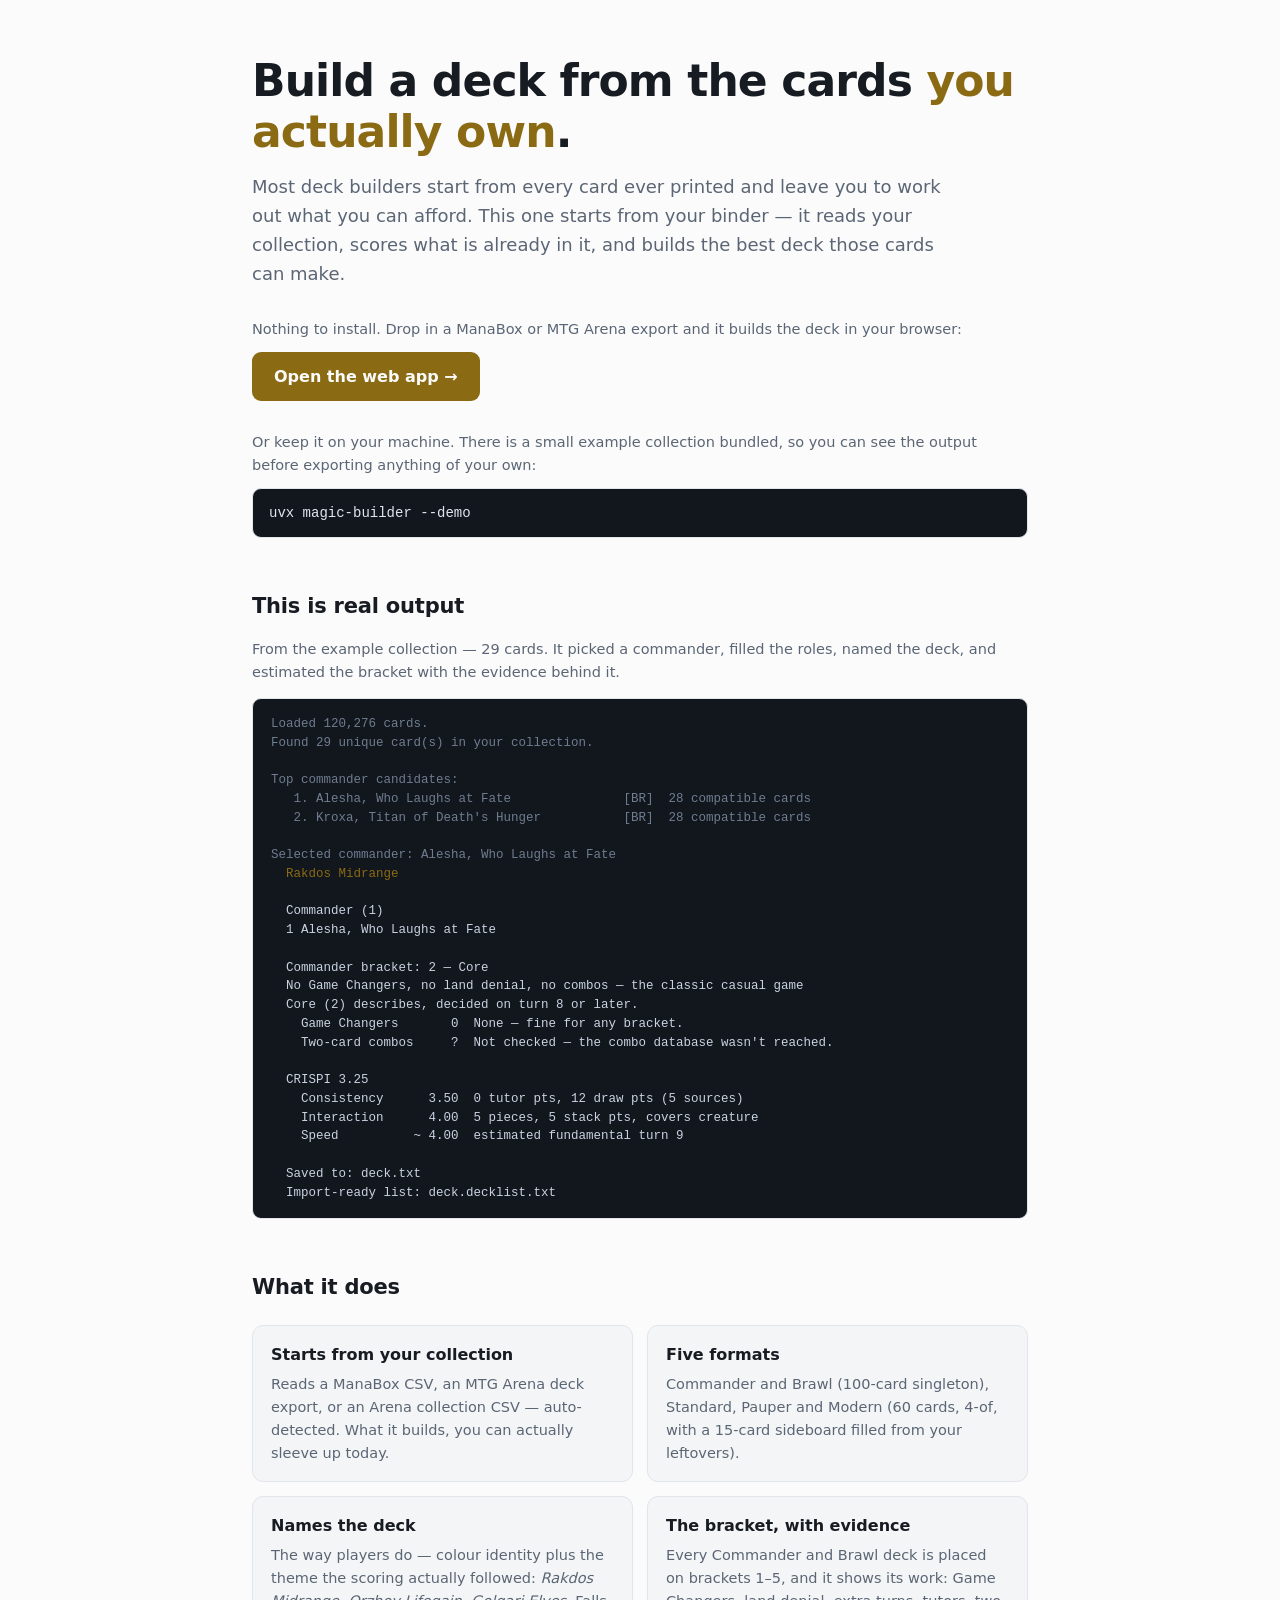
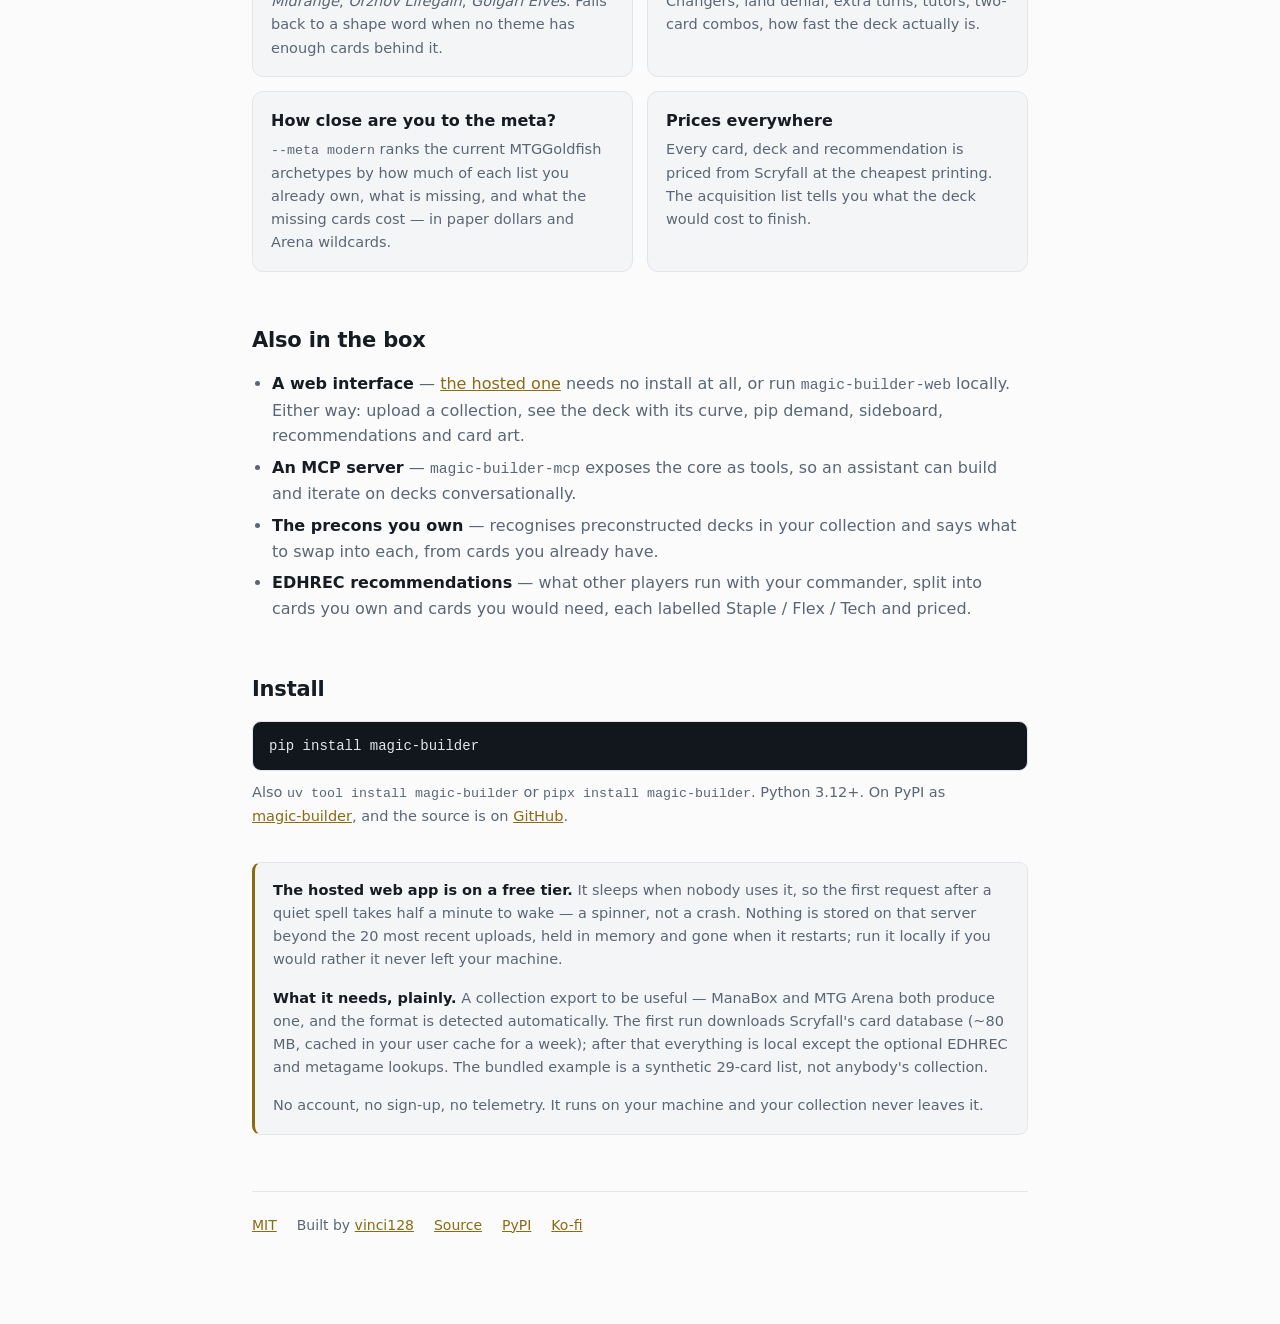
<file: index.html>
<!doctype html>
<html lang="en">
<head>
<meta charset="utf-8">
<meta name="viewport" content="width=device-width, initial-scale=1">
<title>magic-builder — build a deck from the cards you own</title>
<meta name="description" content="Builds a Commander, Brawl, Standard, Pauper or Modern deck from your own MTG collection. Reads a ManaBox or Arena export, scores what you already have, and tells you the bracket.">
<meta name="author" content="vinci128">
<meta property="og:title" content="magic-builder — build a deck from the cards you own">
<meta property="og:description" content="Most deck builders start from every card ever printed. This one starts from your binder.">
<meta property="og:type" content="website">
<style>
  :root {
    --ink:#e9ecf1; --dim:#98a2b3; --line:#262b36;
    --bg:#0e1116; --panel:#151a22; --accent:#c8a24a; --accent-soft:#3a3122;
    --code:#0a0c10;
  }
  @media (prefers-color-scheme: light) {
    :root {
      --ink:#171b22; --dim:#5b6675; --line:#e2e5ea;
      --bg:#fbfbfc; --panel:#f4f5f7; --accent:#8a6a12; --accent-soft:#f6f0dd;
      --code:#12161d;
    }
  }
  * { box-sizing: border-box; }
  body {
    margin:0; background:var(--bg); color:var(--ink);
    font:16px/1.6 ui-sans-serif,system-ui,-apple-system,"Segoe UI",Roboto,sans-serif;
    -webkit-font-smoothing:antialiased;
  }
  .wrap { max-width:820px; margin:0 auto; padding:56px 22px 90px; }
  h1 { font-size:clamp(30px,5.2vw,44px); line-height:1.15; margin:0 0 16px; letter-spacing:-.02em; }
  h1 em { color:var(--accent); font-style:normal; }
  h2 { font-size:21px; margin:52px 0 14px; letter-spacing:-.01em; }
  h3 { font-size:16px; margin:0 0 5px; }
  p { margin:0 0 15px; }
  .lede { font-size:18px; color:var(--dim); margin-bottom:30px; max-width:62ch; }
  .sub { color:var(--dim); font-size:14.5px; }
  a { color:var(--accent); }
  a.nw { white-space:nowrap; }  /* `magic-builder` wrapped after the hyphen, which reads badly */
  .btn {
    display:inline-block; background:var(--accent); color:var(--bg); text-decoration:none;
    font-weight:640; font-size:16px; padding:12px 22px; border-radius:9px;
  }
  .btn:hover { filter:brightness(1.08); }
  code { font-family:ui-monospace,SFMono-Regular,Menlo,monospace; font-size:.92em; }
  .cmd {
    display:block; background:var(--code); color:#dfe6f0; border:1px solid var(--line);
    border-radius:9px; padding:13px 16px; margin:0 0 10px;
    font-family:ui-monospace,SFMono-Regular,Menlo,monospace; font-size:14px;
    overflow-x:auto; white-space:pre;
  }
  .out {
    background:var(--code); color:#c9d3e0; border:1px solid var(--line); border-radius:9px;
    padding:16px 18px; overflow-x:auto; white-space:pre;
    font-family:ui-monospace,SFMono-Regular,Menlo,monospace; font-size:12.5px; line-height:1.5;
    margin:0 0 10px;
  }
  .out .g { color:var(--accent); }
  .out .d { color:#6f7d90; }
  .grid { display:grid; grid-template-columns:repeat(auto-fit,minmax(250px,1fr)); gap:14px; margin:20px 0 0; }
  .card { background:var(--panel); border:1px solid var(--line); border-radius:11px; padding:16px 18px; }
  .card p { margin:0; color:var(--dim); font-size:14.5px; }
  .card h3 code { font-size:13px; }
  .tag {
    display:inline-block; font-size:12px; color:var(--accent); background:var(--accent-soft);
    border-radius:999px; padding:2px 10px; margin:0 6px 8px 0;
  }
  .note {
    margin-top:34px; padding:16px 18px; border:1px solid var(--line); border-left:3px solid var(--accent);
    border-radius:9px; background:var(--panel); font-size:14.5px; color:var(--dim);
  }
  .note b { color:var(--ink); }
  hr { border:0; border-top:1px solid var(--line); margin:56px 0 0; }
  footer { color:var(--dim); font-size:14px; padding-top:22px; display:flex; flex-wrap:wrap; gap:8px 20px; }
  ul { margin:0 0 15px; padding-left:20px; color:var(--dim); }
  li { margin-bottom:6px; }
  li b { color:var(--ink); }
</style>
</head>
<body>
<div class="wrap">

  <h1>Build a deck from the cards <em>you actually own</em>.</h1>
  <p class="lede">Most deck builders start from every card ever printed and leave you to work out what
  you can afford. This one starts from your binder — it reads your collection, scores what is already in it,
  and builds the best deck those cards can make.</p>

  <p class="sub" style="margin-bottom:10px">Nothing to install. Drop in a ManaBox or MTG Arena export and
  it builds the deck in your browser:</p>
  <p style="margin:0 0 30px"><a class="btn" href="https://magic-builder.onrender.com">Open the web app →</a></p>

  <p class="sub" style="margin-bottom:10px">Or keep it on your machine. There is a small example
  collection bundled, so you can see the output before exporting anything of your own:</p>
  <code class="cmd">uvx magic-builder --demo</code>

  <h2>This is real output</h2>
  <p class="sub" style="margin-bottom:14px">From the example collection — 29 cards. It picked a commander,
  filled the roles, named the deck, and estimated the bracket with the evidence behind it.</p>
  <div class="out"><span class="d">Loaded 120,276 cards.
Found 29 unique card(s) in your collection.

Top commander candidates:
   1. Alesha, Who Laughs at Fate</span>               <span class="d">[BR]  28 compatible cards
   2. Kroxa, Titan of Death's Hunger</span>           <span class="d">[BR]  28 compatible cards

Selected commander: Alesha, Who Laughs at Fate</span>
<span class="g">  Rakdos Midrange</span>

  Commander (1)
  1 Alesha, Who Laughs at Fate

  Commander bracket: 2 — Core
  No Game Changers, no land denial, no combos — the classic casual game
  Core (2) describes, decided on turn 8 or later.
    Game Changers       0  None — fine for any bracket.
    Two-card combos     ?  Not checked — the combo database wasn't reached.

  CRISPI 3.25
    Consistency      3.50  0 tutor pts, 12 draw pts (5 sources)
    Interaction      4.00  5 pieces, 5 stack pts, covers creature
    Speed          ~ 4.00  estimated fundamental turn 9

  Saved to: deck.txt
  Import-ready list: deck.decklist.txt</div>

  <h2>What it does</h2>
  <div class="grid">
    <div class="card">
      <h3>Starts from your collection</h3>
      <p>Reads a ManaBox CSV, an MTG Arena deck export, or an Arena collection CSV — auto-detected. What
      it builds, you can actually sleeve up today.</p>
    </div>
    <div class="card">
      <h3>Five formats</h3>
      <p>Commander and Brawl (100-card singleton), Standard, Pauper and Modern (60 cards, 4-of, with a
      15-card sideboard filled from your leftovers).</p>
    </div>
    <div class="card">
      <h3>Names the deck</h3>
      <p>The way players do — colour identity plus the theme the scoring actually followed:
      <em>Rakdos Midrange</em>, <em>Orzhov Lifegain</em>, <em>Golgari Elves</em>. Falls back to a shape
      word when no theme has enough cards behind it.</p>
    </div>
    <div class="card">
      <h3>The bracket, with evidence</h3>
      <p>Every Commander and Brawl deck is placed on brackets 1–5, and it shows its work: Game Changers,
      land denial, extra turns, tutors, two-card combos, how fast the deck actually is.</p>
    </div>
    <div class="card">
      <h3>How close are you to the meta?</h3>
      <p><code>--meta modern</code> ranks the current MTGGoldfish archetypes by how much of each list you
      already own, what is missing, and what the missing cards cost — in paper dollars and Arena
      wildcards.</p>
    </div>
    <div class="card">
      <h3>Prices everywhere</h3>
      <p>Every card, deck and recommendation is priced from Scryfall at the cheapest printing. The
      acquisition list tells you what the deck would cost to finish.</p>
    </div>
  </div>

  <h2>Also in the box</h2>
  <ul>
    <li><b>A web interface</b> — <a href="https://magic-builder.onrender.com">the hosted one</a> needs
    no install at all, or run <code>magic-builder-web</code> locally. Either way: upload a collection,
    see the deck with its curve, pip demand, sideboard, recommendations and card art.</li>
    <li><b>An MCP server</b> — <code>magic-builder-mcp</code> exposes the core as tools, so an assistant
    can build and iterate on decks conversationally.</li>
    <li><b>The precons you own</b> — recognises preconstructed decks in your collection and says what to
    swap into each, from cards you already have.</li>
    <li><b>EDHREC recommendations</b> — what other players run with your commander, split into cards you
    own and cards you would need, each labelled Staple / Flex / Tech and priced.</li>
  </ul>

  <h2>Install</h2>
  <code class="cmd">pip install magic-builder</code>
  <p class="sub">Also <code>uv tool install magic-builder</code> or
  <code>pipx install magic-builder</code>. Python 3.12+.
  On PyPI as <a class="nw" href="https://pypi.org/project/magic-builder/">magic-builder</a>,
  and the source is on <a href="https://github.com/vinci128/magic-builder">GitHub</a>.</p>

  <div class="note">
    <p><b>The hosted web app is on a free tier.</b> It sleeps when nobody uses it, so the first
    request after a quiet spell takes half a minute to wake — a spinner, not a crash. Nothing is
    stored on that server beyond the 20 most recent uploads, held in memory and gone when it
    restarts; run it locally if you would rather it never left your machine.</p>
    <p><b>What it needs, plainly.</b> A collection export to be useful — ManaBox and MTG Arena both
    produce one, and the format is detected automatically. The first run downloads Scryfall's card
    database (~80 MB, cached in your user cache for a week); after that everything is local except the
    optional EDHREC and metagame lookups. The bundled example is a synthetic 29-card list, not anybody's
    collection.</p>
    <p style="margin:0">No account, no sign-up, no telemetry. It runs on your machine and your collection
    never leaves it.</p>
  </div>

  <hr>
  <footer>
    <span><a href="https://github.com/vinci128/magic-builder/blob/dev/LICENSE">MIT</a></span>
    <span>Built by <a href="https://github.com/vinci128">vinci128</a></span>
    <span><a href="https://github.com/vinci128/magic-builder">Source</a></span>
    <span><a href="https://pypi.org/project/magic-builder/">PyPI</a></span>
    <span><a href="https://ko-fi.com/vinci128">Ko-fi</a></span>
  </footer>

</div>
</body>
</html>
</file>
